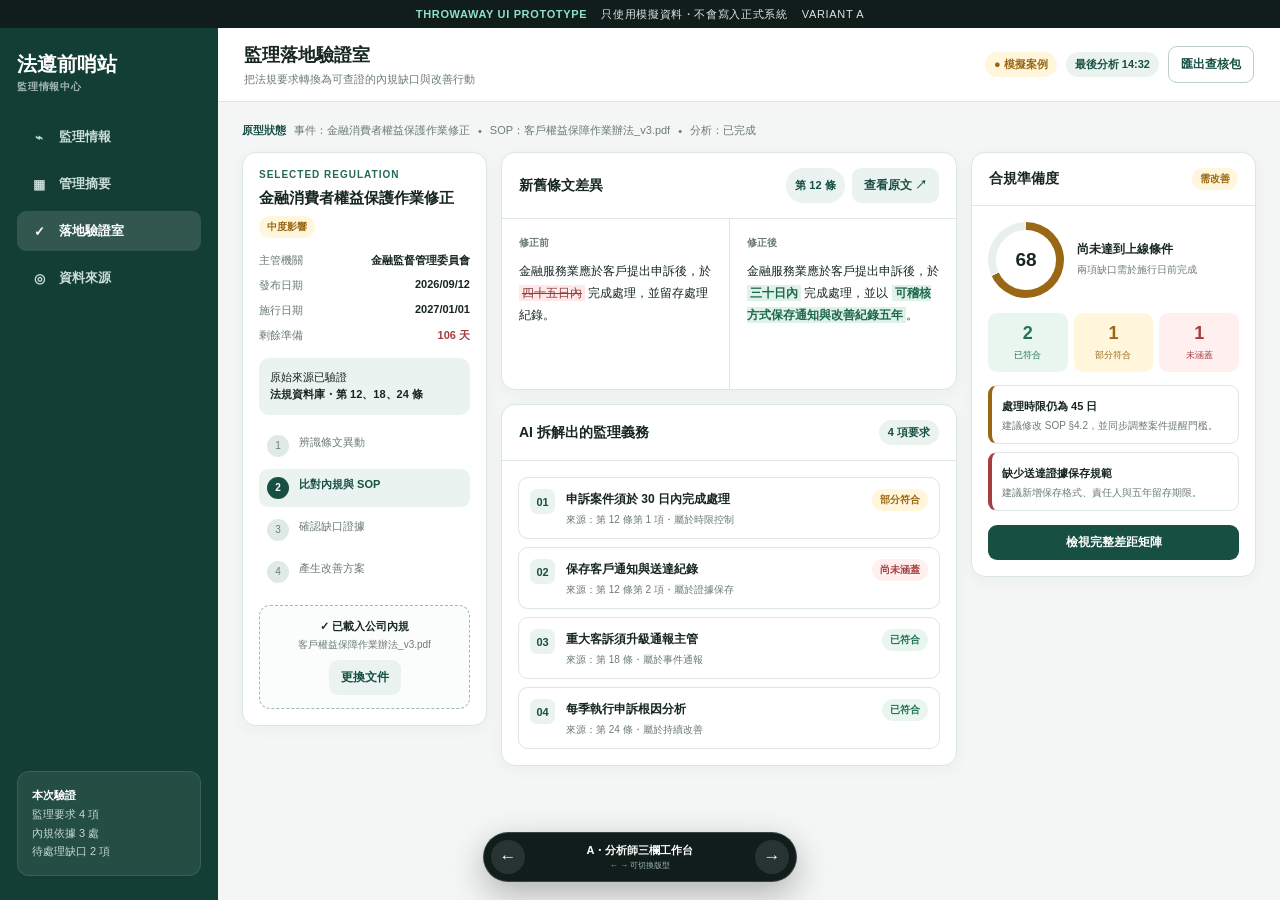
<file: prototypes/regulatory-impact-lab.html>
<!doctype html>
<html lang="zh-Hant">
<head>
<meta charset="utf-8">
<meta name="viewport" content="width=device-width,initial-scale=1">
<title>PROTOTYPE｜監理落地驗證室</title>
<style>
:root{
  --bg:#f3f6f5;
  --panel:#ffffff;
  --ink:#172622;
  --muted:#6c7b76;
  --line:#dce6e2;
  --brand:#174f43;
  --brand-2:#24695a;
  --soft:#eaf3f0;
  --ok:#247454;
  --ok-bg:#e9f6ef;
  --warn:#9a6815;
  --warn-bg:#fff6dc;
  --bad:#a53e3e;
  --bad-bg:#fff0ef;
  --blue:#355d9b;
  --blue-bg:#eef4ff;
  --shadow:0 18px 45px rgba(25,58,50,.10);
}
*{box-sizing:border-box}
body{margin:0;background:var(--bg);color:var(--ink);font-family:"Noto Sans TC","Microsoft JhengHei",Arial,sans-serif}
button{font:inherit;cursor:pointer}
.prototype-note{position:fixed;z-index:20;top:0;left:0;right:0;height:28px;background:#101d1a;color:#d7e7e2;display:flex;align-items:center;justify-content:center;gap:14px;font-size:11px;letter-spacing:.06em}
.prototype-note b{color:#8ee0c5}
.shell{display:grid;grid-template-columns:218px minmax(0,1fr);min-height:100vh;padding-top:28px}
.sidebar{background:#123e35;color:white;padding:24px 17px;display:flex;flex-direction:column;gap:24px}
.brand{font-size:20px;font-weight:900;line-height:1.2}.brand small{display:block;font-size:10px;opacity:.62;margin-top:5px;letter-spacing:.08em}
.nav{display:grid;gap:7px}.nav-item{display:flex;align-items:center;gap:10px;color:#c9ddd7;padding:11px 12px;border-radius:9px;font-size:13px;font-weight:800}.nav-item.active{background:rgba(255,255,255,.13);color:#fff}.nav-icon{width:20px;text-align:center}
.side-card{margin-top:auto;padding:14px;background:rgba(255,255,255,.08);border:1px solid rgba(255,255,255,.1);border-radius:12px;font-size:11px;line-height:1.7;color:#c4d8d2}.side-card b{color:#fff}
.app{min-width:0}.topbar{height:74px;background:#fff;border-bottom:1px solid var(--line);display:flex;align-items:center;justify-content:space-between;padding:0 26px}.title h1{font-size:18px;margin:0}.title p{font-size:11px;color:var(--muted);margin:5px 0 0}.top-actions{display:flex;align-items:center;gap:9px}.badge,.chip{display:inline-flex;align-items:center;gap:5px;border-radius:999px;padding:5px 9px;font-size:11px;font-weight:800}.badge{background:var(--warn-bg);color:var(--warn)}.chip{background:var(--soft);color:var(--brand)}
.main{padding:21px 24px 98px;max-width:1600px;margin:auto}.state-line{display:flex;align-items:center;gap:8px;flex-wrap:wrap;margin-bottom:14px;font-size:11px;color:var(--muted)}.state-line strong{color:var(--brand)}
.variant{display:none}.variant.active{display:block}
.panel{background:var(--panel);border:1px solid var(--line);border-radius:14px;box-shadow:0 4px 16px rgba(25,58,50,.04)}
.panel-head{display:flex;align-items:center;justify-content:space-between;padding:15px 17px;border-bottom:1px solid var(--line)}.panel-head h2,.panel-head h3{font-size:14px;margin:0}.panel-body{padding:16px}
.eyebrow{font-size:10px;letter-spacing:.1em;color:var(--brand-2);font-weight:900;text-transform:uppercase}.muted{color:var(--muted)}
.btn{border:0;border-radius:9px;padding:9px 12px;background:var(--brand);color:white;font-weight:800;font-size:12px}.btn.secondary{background:white;color:var(--brand);border:1px solid #bbd0c9}.btn.ghost{background:var(--soft);color:var(--brand)}
.status{display:inline-flex;border-radius:999px;padding:4px 8px;font-size:10px;font-weight:900;white-space:nowrap}.status.ok{background:var(--ok-bg);color:var(--ok)}.status.partial{background:var(--warn-bg);color:var(--warn)}.status.missing{background:var(--bad-bg);color:var(--bad)}
.confidence{height:7px;border-radius:99px;background:#e7eeeb;overflow:hidden}.confidence span{height:100%;display:block;background:var(--brand-2);border-radius:inherit}

/* A: analyst cockpit */
.cockpit{display:grid;grid-template-columns:245px minmax(420px,1fr) 285px;gap:14px;align-items:start}
.case-name{font-size:15px;font-weight:900;line-height:1.45;margin:7px 0}.meta-list{display:grid;gap:10px;margin-top:15px}.meta-row{display:flex;justify-content:space-between;gap:10px;font-size:11px}.meta-row span:first-child{color:var(--muted)}.source-pill{margin-top:15px;padding:11px;background:var(--soft);border-radius:10px;font-size:11px;line-height:1.6}
.steps{display:grid;gap:4px;margin-top:12px}.step{display:grid;grid-template-columns:24px 1fr;gap:8px;padding:8px;border-radius:9px;font-size:11px;color:var(--muted)}.step.active{background:var(--soft);color:var(--brand);font-weight:900}.step-num{width:22px;height:22px;border-radius:50%;display:grid;place-items:center;background:#dfeae6;font-size:10px}.step.active .step-num{background:var(--brand);color:white}
.upload{border:1.5px dashed #9dbbb2;border-radius:11px;padding:13px;margin-top:14px;text-align:center;background:#fbfdfc}.upload strong{display:block;font-size:11px}.upload span{font-size:10px;color:var(--muted)}
.diff-toolbar{display:flex;gap:7px}.diff-grid{display:grid;grid-template-columns:1fr 1fr}.diff-side{padding:17px;min-height:170px}.diff-side+ .diff-side{border-left:1px solid var(--line)}.diff-label{font-size:10px;font-weight:900;color:var(--muted);margin-bottom:10px}.clause{font-size:12px;line-height:1.85}.deleted{background:#ffe8e7;color:#874040;text-decoration:line-through;padding:1px 3px}.added{background:#def2e7;color:#1e674a;padding:1px 3px;font-weight:800}.obligation-list{display:grid;gap:8px}.obligation{display:grid;grid-template-columns:26px 1fr auto;gap:10px;align-items:start;padding:11px;border:1px solid var(--line);border-radius:10px}.obligation b{font-size:12px}.obligation p{font-size:10px;color:var(--muted);margin:4px 0 0;line-height:1.5}.ob-icon{width:25px;height:25px;border-radius:7px;background:var(--soft);display:grid;place-items:center;font-size:11px;color:var(--brand);font-weight:900}
.score{display:flex;align-items:center;gap:13px}.score-ring{width:76px;height:76px;border-radius:50%;display:grid;place-items:center;background:conic-gradient(var(--warn) 0 68%,#e8efed 68%);position:relative}.score-ring:after{content:"";position:absolute;inset:8px;border-radius:50%;background:#fff}.score-ring strong{z-index:1;font-size:19px}.score-copy b{font-size:12px}.score-copy p{font-size:10px;color:var(--muted);margin:5px 0}.counts{display:grid;grid-template-columns:repeat(3,1fr);gap:6px;margin-top:15px}.count{padding:10px 5px;border-radius:9px;text-align:center}.count strong{display:block;font-size:18px}.count span{font-size:9px}.count.ok{background:var(--ok-bg);color:var(--ok)}.count.partial{background:var(--warn-bg);color:var(--warn)}.count.missing{background:var(--bad-bg);color:var(--bad)}
.gap-list{display:grid;gap:8px;margin-top:13px}.gap-card{padding:10px;border:1px solid var(--line);border-left:4px solid var(--warn);border-radius:9px}.gap-card.bad{border-left-color:var(--bad)}.gap-card b{font-size:11px}.gap-card p{font-size:10px;color:var(--muted);margin:4px 0 0;line-height:1.5}

/* B: guided journey */
.journey{max-width:1080px;margin:auto}.hero{padding:22px 24px;background:linear-gradient(125deg,#123e35,#24695a);color:white;border-radius:16px;display:flex;align-items:center;justify-content:space-between;gap:20px;box-shadow:var(--shadow)}.hero h2{margin:5px 0 6px;font-size:22px}.hero p{margin:0;color:#cbe0da;font-size:12px;line-height:1.7}.hero-stat{text-align:right;min-width:170px}.hero-stat strong{font-size:28px}.hero-stat span{display:block;font-size:10px;color:#cbe0da}
.journey-steps{display:grid;grid-template-columns:repeat(5,1fr);margin:18px 0;position:relative}.journey-steps:before{content:"";position:absolute;left:9%;right:9%;top:17px;height:2px;background:#cddbd6}.j-step{text-align:center;z-index:1}.j-dot{margin:auto;width:35px;height:35px;border-radius:50%;display:grid;place-items:center;background:#fff;border:2px solid #b9ccc6;color:var(--muted);font-size:11px;font-weight:900}.j-step.done .j-dot{background:var(--brand);color:white;border-color:var(--brand)}.j-step.active .j-dot{background:var(--warn-bg);color:var(--warn);border-color:#d9ae5e;box-shadow:0 0 0 5px rgba(217,174,94,.18)}.j-step span{display:block;font-size:10px;margin-top:7px;font-weight:800}
.journey-card{display:grid;grid-template-columns:1.2fr .8fr;overflow:hidden}.journey-main{padding:24px}.journey-side{padding:24px;background:#f8fbfa;border-left:1px solid var(--line)}.journey-card h3{font-size:17px;margin:6px 0}.big-upload{margin:18px 0;border:2px dashed #9dbbb2;border-radius:14px;background:#f8fcfb;padding:22px;text-align:center}.file-icon{width:48px;height:48px;border-radius:12px;background:var(--soft);color:var(--brand);display:grid;place-items:center;margin:0 auto 9px;font-size:20px}.big-upload b{display:block;font-size:13px}.big-upload p{font-size:10px;color:var(--muted)}.file-ready{display:flex;align-items:center;gap:10px;background:#fff;border:1px solid var(--line);border-radius:10px;padding:10px;text-align:left;margin-top:12px}.file-ready strong{font-size:11px}.file-ready span{font-size:9px;color:var(--muted)}
.preview-list{display:grid;gap:10px;margin-top:15px}.preview-item{display:grid;grid-template-columns:28px 1fr;gap:9px}.preview-item i{font-style:normal;width:27px;height:27px;border-radius:50%;display:grid;place-items:center;background:var(--soft);color:var(--brand);font-size:10px;font-weight:900}.preview-item b{font-size:11px}.preview-item p{font-size:10px;color:var(--muted);margin:3px 0;line-height:1.5}
.journey-footer{display:flex;justify-content:space-between;align-items:center;margin-top:16px;font-size:10px;color:var(--muted)}

/* C: evidence matrix */
.matrix-top{display:grid;grid-template-columns:1fr auto;gap:12px;margin-bottom:12px}.summary-strip{display:flex;align-items:center;gap:22px;padding:13px 16px}.summary-strip strong{font-size:17px}.summary-strip span{display:block;font-size:9px;color:var(--muted);margin-top:2px}.filter-bar{display:flex;gap:7px;align-items:center;padding:8px}.filter{border:1px solid var(--line);background:#fff;border-radius:8px;padding:7px 9px;font-size:10px;color:var(--muted)}
.matrix-wrap{overflow:hidden}.matrix{width:100%;border-collapse:collapse;font-size:11px}.matrix th{background:#f4f8f6;color:#52645e;text-align:left;padding:10px;border-bottom:1px solid var(--line);font-size:10px}.matrix td{padding:11px 10px;border-bottom:1px solid #e8eeec;vertical-align:top}.matrix tr.data-row{cursor:pointer}.matrix tr.data-row:hover,.matrix tr.data-row.selected{background:#f1f8f5}.req{font-weight:900;max-width:280px;line-height:1.45}.citation{color:var(--blue);background:var(--blue-bg);border-radius:6px;padding:3px 6px;font-size:9px;font-weight:800}.owner{font-weight:800;color:var(--brand)}
.drawer{margin-top:12px;display:grid;grid-template-columns:1.15fr .85fr;overflow:hidden}.drawer-section{padding:17px}.drawer-section+ .drawer-section{border-left:1px solid var(--line);background:#fafcfb}.drawer h3{font-size:13px;margin:0 0 12px}.evidence-quote{border-left:3px solid var(--brand-2);padding:9px 11px;background:var(--soft);border-radius:0 8px 8px 0;font-size:11px;line-height:1.7}.reasoning{font-size:11px;line-height:1.7;color:#43534e}.action-row{display:flex;gap:8px;margin-top:12px;flex-wrap:wrap}

.switcher{position:fixed;z-index:30;bottom:18px;left:50%;transform:translateX(-50%);display:flex;align-items:center;gap:5px;padding:7px;background:#101d1a;border:1px solid rgba(255,255,255,.18);border-radius:999px;box-shadow:0 12px 34px rgba(0,0,0,.28);color:white}.switcher button{width:34px;height:34px;border:0;border-radius:50%;background:rgba(255,255,255,.1);color:white;font-size:17px}.variant-label{min-width:220px;text-align:center;font-size:11px;font-weight:900}.switcher small{display:block;font-size:8px;color:#9db6af;margin-top:2px;font-weight:500}
body[data-current-variant="B"] .shell{grid-template-columns:1fr}
body[data-current-variant="B"] .sidebar,body[data-current-variant="B"] .topbar{display:none}
@media(max-width:1050px){.cockpit{grid-template-columns:220px 1fr}.cockpit>.right{grid-column:1/-1}.journey-card,.drawer{grid-template-columns:1fr}.journey-side,.drawer-section+ .drawer-section{border-left:0;border-top:1px solid var(--line)}}
@media(max-width:760px){.shell{grid-template-columns:1fr}.sidebar{display:none}.main{padding:14px 12px 98px}.topbar{padding:0 14px}.cockpit{grid-template-columns:1fr}.diff-grid{grid-template-columns:1fr}.diff-side+.diff-side{border-left:0;border-top:1px solid var(--line)}.journey-steps{overflow:auto}.j-step{min-width:90px}.hero{align-items:flex-start}.hero-stat{min-width:auto}.matrix-top{grid-template-columns:1fr}.switcher{width:calc(100% - 24px)}.variant-label{min-width:0;flex:1}}
</style>
</head>
<body>
<div class="prototype-note"><b>THROWAWAY UI PROTOTYPE</b><span>只使用模擬資料・不會寫入正式系統</span><span id="stateNote"></span></div>
<div class="shell">
  <aside class="sidebar">
    <div class="brand">法遵前哨站<small>監理情報中心</small></div>
    <div class="nav">
      <div class="nav-item"><span class="nav-icon">⌁</span>監理情報</div>
      <div class="nav-item"><span class="nav-icon">▦</span>管理摘要</div>
      <div class="nav-item active"><span class="nav-icon">✓</span>落地驗證室</div>
      <div class="nav-item"><span class="nav-icon">◎</span>資料來源</div>
    </div>
    <div class="side-card"><b>本次驗證</b><br>監理要求 4 項<br>內規依據 3 處<br>待處理缺口 2 項</div>
  </aside>
  <section class="app">
    <header class="topbar">
      <div class="title"><h1>監理落地驗證室</h1><p>把法規要求轉換為可查證的內規缺口與改善行動</p></div>
      <div class="top-actions"><span class="badge">● 模擬案例</span><span class="chip">最後分析 14:32</span><button class="btn secondary">匯出查核包</button></div>
    </header>
    <main class="main">
      <div class="state-line"><strong>原型狀態</strong><span>事件：金融消費者權益保護作業修正</span><span>•</span><span id="sopState">SOP：客戶權益保障作業辦法_v3.pdf</span><span>•</span><span>分析：已完成</span></div>

      <section class="variant" data-variant="A">
        <div class="cockpit">
          <div class="left">
            <div class="panel">
              <div class="panel-body">
                <div class="eyebrow">Selected regulation</div>
                <div class="case-name">金融消費者權益保護作業修正</div>
                <span class="status partial">中度影響</span>
                <div class="meta-list">
                  <div class="meta-row"><span>主管機關</span><b>金融監督管理委員會</b></div>
                  <div class="meta-row"><span>發布日期</span><b>2026/09/12</b></div>
                  <div class="meta-row"><span>施行日期</span><b>2027/01/01</b></div>
                  <div class="meta-row"><span>剩餘準備</span><b style="color:var(--bad)">106 天</b></div>
                </div>
                <div class="source-pill">原始來源已驗證<br><b>法規資料庫・第 12、18、24 條</b></div>
                <div class="steps">
                  <div class="step"><span class="step-num">1</span><span>辨識條文異動</span></div>
                  <div class="step active"><span class="step-num">2</span><span>比對內規與 SOP</span></div>
                  <div class="step"><span class="step-num">3</span><span>確認缺口證據</span></div>
                  <div class="step"><span class="step-num">4</span><span>產生改善方案</span></div>
                </div>
                <div class="upload"><strong>✓ 已載入公司內規</strong><span class="sop-name">客戶權益保障作業辦法_v3.pdf</span><br><button class="btn ghost" data-upload style="margin-top:8px">更換文件</button></div>
              </div>
            </div>
          </div>
          <div class="center">
            <div class="panel">
              <div class="panel-head"><h2>新舊條文差異</h2><div class="diff-toolbar"><span class="chip">第 12 條</span><button class="btn ghost">查看原文 ↗</button></div></div>
              <div class="diff-grid">
                <div class="diff-side"><div class="diff-label">修正前</div><div class="clause">金融服務業應於客戶提出申訴後，於 <span class="deleted">四十五日內</span> 完成處理，並留存處理紀錄。</div></div>
                <div class="diff-side"><div class="diff-label">修正後</div><div class="clause">金融服務業應於客戶提出申訴後，於 <span class="added">三十日內</span> 完成處理，並以 <span class="added">可稽核方式保存通知與改善紀錄五年</span>。</div></div>
              </div>
            </div>
            <div class="panel" style="margin-top:14px">
              <div class="panel-head"><h3>AI 拆解出的監理義務</h3><span class="chip">4 項要求</span></div>
              <div class="panel-body obligation-list">
                <div class="obligation"><span class="ob-icon">01</span><div><b>申訴案件須於 30 日內完成處理</b><p>來源：第 12 條第 1 項・屬於時限控制</p></div><span class="status partial">部分符合</span></div>
                <div class="obligation"><span class="ob-icon">02</span><div><b>保存客戶通知與送達紀錄</b><p>來源：第 12 條第 2 項・屬於證據保存</p></div><span class="status missing">尚未涵蓋</span></div>
                <div class="obligation"><span class="ob-icon">03</span><div><b>重大客訴須升級通報主管</b><p>來源：第 18 條・屬於事件通報</p></div><span class="status ok">已符合</span></div>
                <div class="obligation"><span class="ob-icon">04</span><div><b>每季執行申訴根因分析</b><p>來源：第 24 條・屬於持續改善</p></div><span class="status ok">已符合</span></div>
              </div>
            </div>
          </div>
          <div class="right">
            <div class="panel">
              <div class="panel-head"><h3>合規準備度</h3><span class="status partial">需改善</span></div>
              <div class="panel-body">
                <div class="score"><div class="score-ring"><strong>68</strong></div><div class="score-copy"><b>尚未達到上線條件</b><p>兩項缺口需於施行日前完成</p></div></div>
                <div class="counts"><div class="count ok"><strong>2</strong><span>已符合</span></div><div class="count partial"><strong>1</strong><span>部分符合</span></div><div class="count missing"><strong>1</strong><span>未涵蓋</span></div></div>
                <div class="gap-list"><div class="gap-card"><b>處理時限仍為 45 日</b><p>建議修改 SOP §4.2，並同步調整案件提醒門檻。</p></div><div class="gap-card bad"><b>缺少送達證據保存規範</b><p>建議新增保存格式、責任人與五年留存期限。</p></div></div>
                <button class="btn" style="width:100%;margin-top:14px">檢視完整差距矩陣</button>
              </div>
            </div>
          </div>
        </div>
      </section>

      <section class="variant" data-variant="B">
        <div class="journey">
          <div class="hero"><div><div class="eyebrow" style="color:#9dd9c7">Guided validation</div><h2>把一則監理變動，轉成可執行的改善方案</h2><p>系統會逐步確認法規義務、內部文件、差距證據與責任單位。</p></div><div class="hero-stat"><strong>3 / 5</strong><span>目前進度・約剩 2 分鐘</span></div></div>
          <div class="journey-steps"><div class="j-step done"><div class="j-dot">✓</div><span>選擇法規</span></div><div class="j-step done"><div class="j-dot">✓</div><span>確認義務</span></div><div class="j-step active"><div class="j-dot">3</div><span>比對內規</span></div><div class="j-step"><div class="j-dot">4</div><span>覆核缺口</span></div><div class="j-step"><div class="j-dot">5</div><span>產生方案</span></div></div>
          <div class="panel journey-card">
            <div class="journey-main">
              <div class="eyebrow">Step 3</div><h3>請確認要比對的公司內規或 SOP</h3><p class="muted" style="font-size:11px;line-height:1.7">AI 將逐項尋找對應控制、時限與證據保存規定。競賽原型使用模擬文件，不會上傳至外部服務。</p>
              <div class="big-upload"><div class="file-icon">▤</div><b>拖曳 PDF、DOCX 或 TXT 至此</b><p>建議使用完整版本，以提高條文對應準確度</p><button class="btn" data-upload>選擇模擬文件</button><div class="file-ready"><div class="file-icon" style="width:34px;height:34px;margin:0;font-size:14px">PDF</div><div style="flex:1"><strong class="sop-name">客戶權益保障作業辦法_v3.pdf</strong><br><span>26 頁・已完成文字辨識・可信度 96%</span></div><span class="status ok">可分析</span></div></div>
              <div style="display:flex;justify-content:flex-end;gap:8px"><button class="btn secondary">上一步</button><button class="btn">開始比對 4 項義務 →</button></div>
            </div>
            <aside class="journey-side">
              <div class="eyebrow">接下來會發生什麼？</div><div class="preview-list">
                <div class="preview-item"><i>1</i><div><b>尋找語意相近的內規段落</b><p>不只比對關鍵字，也判斷控制目的是否一致。</p></div></div>
                <div class="preview-item"><i>2</i><div><b>檢查時限、責任人與保存證據</b><p>避免文字看似相關，但實際控制條件不足。</p></div></div>
                <div class="preview-item"><i>3</i><div><b>保留每一項判斷的依據</b><p>法規原文、SOP 段落與 AI 信心程度均可覆核。</p></div></div>
                <div class="preview-item"><i>4</i><div><b>產生管理層可讀的改善方案</b><p>包含責任部門、優先度及建議完成時間。</p></div></div>
              </div>
            </aside>
          </div>
          <div class="journey-footer"><span>資料只存在這次模擬工作階段</span><span>法規來源：金管會法規資料庫・已驗證</span></div>
        </div>
      </section>

      <section class="variant" data-variant="C">
        <div class="matrix-top">
          <div class="panel summary-strip"><div><strong>4</strong><span>監理義務</span></div><div><strong style="color:var(--ok)">2</strong><span>已符合</span></div><div><strong style="color:var(--warn)">1</strong><span>部分符合</span></div><div><strong style="color:var(--bad)">1</strong><span>尚未涵蓋</span></div><div style="margin-left:auto"><span>整體證據覆蓋率</span><div class="confidence" style="width:150px;margin-top:7px"><span style="width:68%"></span></div></div></div>
          <div class="panel filter-bar"><button class="filter">全部狀態⌄</button><button class="filter">責任部門⌄</button><button class="btn">＋加入覆核</button></div>
        </div>
        <div class="panel matrix-wrap">
          <div class="panel-head"><h2>監理要求 × 內規控制差距矩陣</h2><div><span class="chip">法規版本 2026.09</span> <span class="chip">SOP v3</span></div></div>
          <table class="matrix">
            <thead><tr><th style="width:28%">監理要求</th><th>法規證據</th><th style="width:25%">內規對應</th><th>責任單位</th><th>判定</th><th>信心</th></tr></thead>
            <tbody>
              <tr class="data-row selected" data-gap="deadline"><td><div class="req">申訴案件須於 30 日內完成處理</div></td><td><span class="citation">第 12 條 §1</span></td><td>SOP §4.2：案件應於 45 日內完成</td><td><span class="owner">客戶服務部</span></td><td><span class="status partial">部分符合</span></td><td><b>97%</b><div class="confidence"><span style="width:97%"></span></div></td></tr>
              <tr class="data-row" data-gap="evidence"><td><div class="req">保存客戶通知及送達紀錄五年</div></td><td><span class="citation">第 12 條 §2</span></td><td class="muted">未找到具體保存規範</td><td><span class="owner">營運管理部</span></td><td><span class="status missing">尚未涵蓋</span></td><td><b>91%</b><div class="confidence"><span style="width:91%"></span></div></td></tr>
              <tr class="data-row" data-gap="escalation"><td><div class="req">重大客訴須升級通報主管</div></td><td><span class="citation">第 18 條</span></td><td>SOP §6.1：重大事件即時呈報部門主管</td><td><span class="owner">法令遵循部</span></td><td><span class="status ok">已符合</span></td><td><b>94%</b><div class="confidence"><span style="width:94%"></span></div></td></tr>
              <tr class="data-row" data-gap="review"><td><div class="req">每季執行申訴根因分析</div></td><td><span class="citation">第 24 條</span></td><td>SOP §8.3：每季彙整申訴原因及改善追蹤</td><td><span class="owner">風險管理部</span></td><td><span class="status ok">已符合</span></td><td><b>89%</b><div class="confidence"><span style="width:89%"></span></div></td></tr>
            </tbody>
          </table>
        </div>
        <div class="panel drawer">
          <div class="drawer-section"><div class="eyebrow">Selected gap</div><h3 id="drawerTitle">處理時限不一致</h3><div class="evidence-quote" id="drawerQuote">「金融服務業應於客戶提出申訴後三十日內完成處理。」— 修正條文第 12 條第 1 項</div><p class="reasoning" id="drawerReason">目前 SOP §4.2 規定為 45 日。雖然已建立申訴處理程序，但完成時限比新法規多 15 日，因此判定為「部分符合」。</p></div>
          <div class="drawer-section"><h3>建議改善與查核證據</h3><div id="drawerAction" class="reasoning">① 將 SOP 時限改為 30 日<br>② 系統於第 20 日發出預警<br>③ 留存結案時間戳與通知紀錄<br>④ 由客戶服務部負責、法遵覆核</div><div class="action-row"><button class="btn">建立改善清單</button><button class="btn secondary">標記人工覆核</button><button class="btn ghost">查看完整推理</button></div></div>
        </div>
      </section>
    </main>
  </section>
</div>
<div class="switcher"><button id="prev" aria-label="上一個版本">←</button><div class="variant-label" id="variantLabel"></div><button id="next" aria-label="下一個版本">→</button></div>
<script>
// Three radically different UI variants of the Regulatory Impact Lab,
// switchable through ?variant=A|B|C. Prototype only; no persistence.
const variants = [
  {key:'A', name:'分析師三欄工作台'},
  {key:'B', name:'逐步導引流程'},
  {key:'C', name:'證據差距矩陣'}
];
const gapDetails = {
  deadline:{title:'處理時限不一致',quote:'「金融服務業應於客戶提出申訴後三十日內完成處理。」— 修正條文第 12 條第 1 項',reason:'目前 SOP §4.2 規定為 45 日。雖然已建立申訴處理程序，但完成時限比新法規多 15 日，因此判定為「部分符合」。',action:'① 將 SOP 時限改為 30 日<br>② 系統於第 20 日發出預警<br>③ 留存結案時間戳與通知紀錄<br>④ 由客戶服務部負責、法遵覆核'},
  evidence:{title:'缺少送達證據保存規範',quote:'「應以可稽核方式保存通知與改善紀錄五年。」— 修正條文第 12 條第 2 項',reason:'現有文件只提到完成通知，沒有規定送達證據格式、保存位置、責任人或保存年限，因此判定為「尚未涵蓋」。',action:'① 新增送達證據清單<br>② 指定營運管理部為保管單位<br>③ 設定五年保存期限<br>④ 每季抽樣查核紀錄完整性'},
  escalation:{title:'重大客訴升級機制已涵蓋',quote:'「重大消費爭議應建立適當之升級通報機制。」— 修正條文第 18 條',reason:'SOP §6.1 已要求重大事件即時呈報部門主管，控制目的與通報條件均一致，因此判定為「已符合」。',action:'維持現行控制；建議補充電子通報紀錄作為抽查證據。'},
  review:{title:'季度根因分析已涵蓋',quote:'「金融服務業應定期分析申訴原因並追蹤改善情形。」— 修正條文第 24 條',reason:'SOP §8.3 已明定每季彙整申訴原因並追蹤改善，頻率與控制目的皆符合要求。',action:'維持現行控制；管理摘要可直接引用季度分析結果。'}
};
let current = new URLSearchParams(location.search).get('variant') || 'A';
if (!variants.some(item => item.key === current)) current = 'A';
function renderVariant(){
  document.body.dataset.currentVariant = current;
  document.querySelectorAll('.variant').forEach(node => node.classList.toggle('active', node.dataset.variant === current));
  const meta = variants.find(item => item.key === current);
  document.getElementById('variantLabel').innerHTML = `${meta.key}・${meta.name}<small>← → 可切換版型</small>`;
  document.getElementById('stateNote').textContent = `VARIANT ${meta.key}`;
  const url = new URL(location.href); url.searchParams.set('variant', current); history.replaceState({},'',url);
}
function cycle(delta){const index=variants.findIndex(item=>item.key===current);current=variants[(index+delta+variants.length)%variants.length].key;renderVariant()}
document.getElementById('prev').onclick=()=>cycle(-1);document.getElementById('next').onclick=()=>cycle(1);
document.addEventListener('keydown',event=>{if(['INPUT','TEXTAREA'].includes(document.activeElement.tagName)||document.activeElement.isContentEditable)return;if(event.key==='ArrowLeft')cycle(-1);if(event.key==='ArrowRight')cycle(1)});
document.querySelectorAll('[data-upload]').forEach(button=>button.onclick=()=>{document.querySelectorAll('.sop-name').forEach(node=>node.textContent='客戶權益保障作業辦法_v4_模擬版.pdf');document.getElementById('sopState').textContent='SOP：客戶權益保障作業辦法_v4_模擬版.pdf';button.textContent='✓ 已載入模擬文件'});
document.querySelectorAll('.data-row').forEach(row=>row.onclick=()=>{document.querySelectorAll('.data-row').forEach(item=>item.classList.remove('selected'));row.classList.add('selected');const data=gapDetails[row.dataset.gap];document.getElementById('drawerTitle').textContent=data.title;document.getElementById('drawerQuote').textContent=data.quote;document.getElementById('drawerReason').textContent=data.reason;document.getElementById('drawerAction').innerHTML=data.action});
renderVariant();
</script>
</body>
</html>
</file>
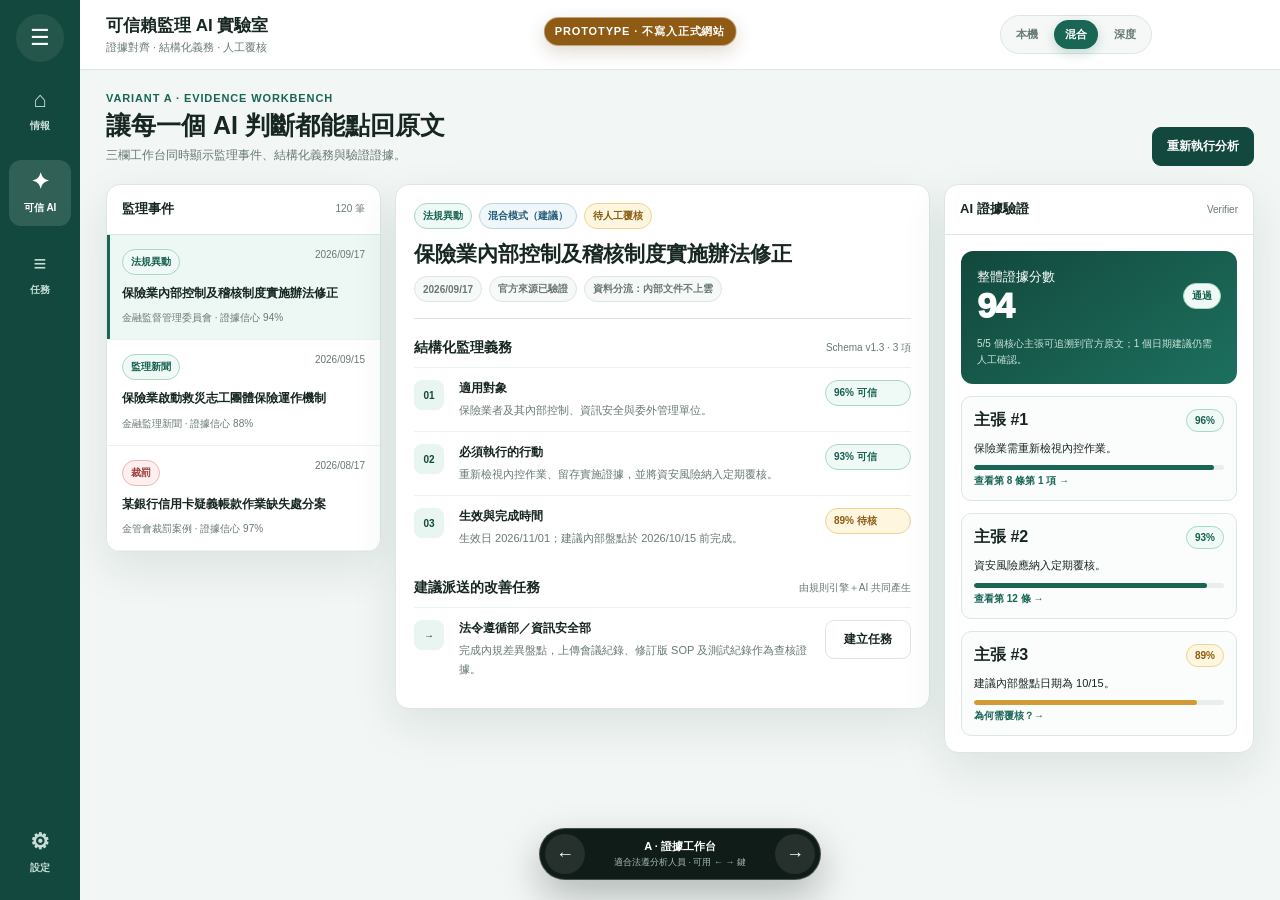
<file: prototypes/trusted-ai-lab.html>
<!doctype html>
<html lang="zh-Hant">
<head>
<meta charset="utf-8">
<meta name="viewport" content="width=device-width, initial-scale=1">
<title>法遵前哨站 可信賴監理 AI 實驗室｜Prototype</title>

<!--
    PROTOTYPE ONLY — 不連接真實模型，不儲存資料，不屬於正式網站。
    Three variants of a trustworthy regulatory-AI workspace, switchable via ?variant=A|B|C.
-->

<style>
:root{
    --ink:#172620;
    --muted:#687973;
    --line:#dce6e2;
    --paper:#ffffff;
    --canvas:#f2f6f4;
    --green:#12483d;
    --green-2:#196655;
    --mint:#e8f5f0;
    --aqua:#d9eee6;
    --amber:#a96f14;
    --amber-bg:#fff6df;
    --red:#9c3d3d;
    --red-bg:#fff0ef;
    --blue:#245b79;
    --shadow:0 16px 44px rgba(18,72,61,.10);
}

*{box-sizing:border-box}

html{scroll-behavior:smooth}

body{
    margin:0;
    min-height:100vh;
    color:var(--ink);
    background:var(--canvas);
    font-family:"Noto Sans TC","Microsoft JhengHei",Arial,sans-serif;
}

button{font:inherit;cursor:pointer}

.prototype-ribbon{
    position:fixed;
    top:17px;
    right:auto;
    bottom:auto;
    left:50%;
    transform:translateX(-50%);
    z-index:90;
    padding:6px 10px;
    border:1px solid rgba(255,255,255,.45);
    border-radius:999px;
    color:#fff;
    background:#8f5a13;
    font-size:11px;
    font-weight:900;
    letter-spacing:.08em;
    box-shadow:0 6px 18px rgba(80,50,10,.18);
}

.app-shell{
    min-height:100vh;
    display:grid;
    grid-template-columns:80px minmax(0,1fr);
}

.rail{
    position:fixed;
    inset:0 auto 0 0;
    width:80px;
    padding:14px 9px;
    color:#fff;
    background:var(--green);
    display:flex;
    flex-direction:column;
    align-items:center;
    gap:16px;
    z-index:20;
}

.hamburger{
    width:48px;
    height:48px;
    border:0;
    border-radius:50%;
    color:#fff;
    background:rgba(255,255,255,.08);
    font-size:22px;
}

.rail-item{
    width:62px;
    min-height:66px;
    border:0;
    border-radius:12px;
    background:transparent;
    color:#c9ddd7;
    display:grid;
    place-items:center;
    gap:3px;
    padding:8px 4px;
    font-size:10px;
    font-weight:800;
}

.rail-item.active{
    color:#fff;
    background:rgba(255,255,255,.13);
}

.rail-icon{font-size:22px;line-height:1}

.rail-spacer{flex:1}

.main{grid-column:2;min-width:0;padding-bottom:88px}

.topbar{
    min-height:70px;
    display:flex;
    align-items:center;
    justify-content:space-between;
    gap:18px;
    padding:12px 128px 12px 26px;
    border-bottom:1px solid var(--line);
    background:rgba(255,255,255,.95);
    position:sticky;
    top:0;
    z-index:10;
    backdrop-filter:blur(12px);
}

.topbar-title strong{display:block;font-size:17px}
.topbar-title small{display:block;margin-top:3px;color:var(--muted);font-size:11px}

.mode-switch{
    display:flex;
    gap:5px;
    padding:4px;
    border:1px solid var(--line);
    border-radius:999px;
    background:#f5f8f7;
}

.mode-switch button{
    border:0;
    border-radius:999px;
    padding:7px 11px;
    color:var(--muted);
    background:transparent;
    font-size:11px;
    font-weight:800;
}

.mode-switch button.active{
    color:#fff;
    background:var(--green-2);
    box-shadow:0 4px 12px rgba(25,102,85,.22);
}

.content{padding:22px 26px 30px}

.eyebrow{
    color:var(--green-2);
    font-size:11px;
    font-weight:900;
    letter-spacing:.08em;
    text-transform:uppercase;
}

.hero{
    display:flex;
    align-items:flex-end;
    justify-content:space-between;
    gap:18px;
    margin-bottom:18px;
}

.hero h1{margin:6px 0 4px;font-size:25px;line-height:1.25}
.hero p{margin:0;color:var(--muted);font-size:12px;line-height:1.7}

.primary-button,
.ghost-button{
    border-radius:9px;
    padding:10px 14px;
    font-weight:900;
    font-size:12px;
}

.primary-button{border:1px solid var(--green);color:#fff;background:var(--green)}
.ghost-button{border:1px solid var(--line);color:var(--ink);background:#fff}

.tag{
    display:inline-flex;
    align-items:center;
    gap:5px;
    border:1px solid var(--line);
    border-radius:999px;
    padding:5px 8px;
    color:var(--muted);
    background:#f7f9f8;
    font-size:10px;
    font-weight:800;
}

.tag.green{border-color:#abd7c7;color:#17604f;background:#effaf6}
.tag.amber{border-color:#efd294;color:#8a5b10;background:var(--amber-bg)}
.tag.red{border-color:#edb7b4;color:var(--red);background:var(--red-bg)}
.tag.blue{border-color:#b9d4e4;color:var(--blue);background:#f0f7fb}

.panel{
    border:1px solid var(--line);
    border-radius:14px;
    background:var(--paper);
    box-shadow:var(--shadow);
    overflow:hidden;
}

.panel-title{
    min-height:50px;
    padding:12px 15px;
    display:flex;
    align-items:center;
    justify-content:space-between;
    gap:12px;
    border-bottom:1px solid var(--line);
}

.panel-title strong{font-size:13px}
.panel-title small{color:var(--muted);font-size:10px}

/* Variant A: analyst desk */
.variant-a{
    display:grid;
    grid-template-columns:275px minmax(420px,1fr) 310px;
    gap:14px;
    align-items:start;
}

.case-list{max-height:665px;overflow:auto}

.case-button{
    width:100%;
    border:0;
    border-bottom:1px solid #edf1ef;
    padding:14px 15px;
    text-align:left;
    color:var(--ink);
    background:#fff;
}

.case-button.active{
    background:#edf7f3;
    box-shadow:inset 3px 0 var(--green-2);
}

.case-button time{float:right;color:var(--muted);font-size:10px}
.case-button b{display:block;margin:9px 0 5px;font-size:12px;line-height:1.55}
.case-button small{color:var(--muted);font-size:10px}

.analysis-body{padding:18px}

.source-header{padding-bottom:16px;border-bottom:1px solid var(--line)}
.source-header h2{margin:10px 0 8px;font-size:21px;line-height:1.4}
.source-meta{display:flex;flex-wrap:wrap;gap:7px}

.section-heading{
    display:flex;
    align-items:center;
    justify-content:space-between;
    gap:10px;
    margin:20px 0 10px;
}

.section-heading h3{margin:0;font-size:14px}
.section-heading small{color:var(--muted);font-size:10px}

.obligation{
    display:grid;
    grid-template-columns:34px minmax(0,1fr) 86px;
    gap:11px;
    align-items:start;
    padding:12px 0;
    border-top:1px solid #edf1ef;
}

.obligation:first-of-type{border-top:0}
.number{width:30px;height:30px;border-radius:8px;display:grid;place-items:center;color:var(--green);background:var(--mint);font-size:10px;font-weight:900}
.obligation b{display:block;margin-bottom:4px;font-size:12px}
.obligation p{margin:0;color:var(--muted);font-size:11px;line-height:1.65}

.evidence-body{padding:16px}

.score-box{
    padding:16px;
    border-radius:12px;
    background:linear-gradient(145deg,#12483d,#1d705e);
    color:#fff;
}

.score-row{display:flex;align-items:center;justify-content:space-between;gap:12px}
.score-big{font-size:35px;font-weight:950;letter-spacing:-.04em}
.score-box p{margin:10px 0 0;color:#cce4dc;font-size:10px;line-height:1.6}

.claim{
    margin-top:12px;
    padding:12px;
    border:1px solid var(--line);
    border-radius:10px;
    background:#fbfcfc;
}

.claim-top{display:flex;align-items:center;justify-content:space-between;gap:8px}
.claim p{margin:8px 0;color:var(--ink);font-size:11px;line-height:1.6}
.claim button{border:0;padding:0;color:var(--green-2);background:transparent;font-size:10px;font-weight:900}

.meter{height:5px;border-radius:999px;background:#e8eeeb;overflow:hidden}
.meter span{display:block;height:100%;border-radius:inherit;background:var(--green-2)}

/* Variant B: agent pipeline */
.variant-b{display:grid;gap:16px}

.pipeline{
    position:relative;
    display:grid;
    grid-template-columns:repeat(5,minmax(130px,1fr));
    gap:18px;
    padding:24px;
    border:1px solid var(--line);
    border-radius:16px;
    background:#fff;
    box-shadow:var(--shadow);
}

.pipeline::before{
    content:"";
    position:absolute;
    left:9%;
    right:9%;
    top:61px;
    height:2px;
    background:#c9ddd6;
}

.stage{
    position:relative;
    z-index:1;
    border:0;
    padding:0;
    text-align:center;
    background:transparent;
}

.stage-circle{
    width:74px;
    height:74px;
    margin:0 auto 10px;
    border:5px solid #fff;
    border-radius:50%;
    display:grid;
    place-items:center;
    color:var(--green);
    background:#e6f2ed;
    box-shadow:0 0 0 1px var(--line),0 6px 18px rgba(18,72,61,.10);
    font-size:22px;
}

.stage.active .stage-circle{color:#fff;background:var(--green-2);box-shadow:0 0 0 3px #b8dfd2,0 8px 25px rgba(18,72,61,.22)}
.stage.done .stage-circle::after{content:"✓";position:absolute;margin:50px 0 0 48px;width:19px;height:19px;border-radius:50%;display:grid;place-items:center;color:#fff;background:var(--green);font-size:10px}
.stage b{display:block;font-size:12px}
.stage small{display:block;margin-top:4px;color:var(--muted);font-size:9px;line-height:1.45}

.pipeline-detail{
    display:grid;
    grid-template-columns:minmax(0,1.25fr) minmax(330px,.75fr);
    gap:16px;
}

.trace-console{
    min-height:390px;
    padding:20px;
    color:#d8ebe4;
    background:#112f28;
    border-radius:14px;
    box-shadow:var(--shadow);
}

.console-head{display:flex;align-items:center;justify-content:space-between;margin-bottom:18px}
.console-head b{color:#fff;font-size:13px}
.console-line{
    display:grid;
    grid-template-columns:68px 17px minmax(0,1fr);
    gap:9px;
    padding:8px 0;
    font:11px/1.55 Consolas,monospace;
    border-bottom:1px solid rgba(255,255,255,.07);
}
.console-time{color:#76ab9e}
.console-dot{color:#55cfaa}
.console-line.warn .console-dot{color:#ffd06f}

.stage-inspector{padding:18px}
.stage-inspector h2{margin:8px 0 6px;font-size:20px}
.stage-inspector>p{margin:0;color:var(--muted);font-size:11px;line-height:1.7}
.route-row{display:flex;align-items:center;justify-content:space-between;gap:12px;padding:12px 0;border-top:1px solid var(--line)}
.route-row:first-of-type{margin-top:16px}
.route-row b{font-size:11px}
.route-row small{display:block;margin-top:3px;color:var(--muted);font-size:9px}

.privacy-route{
    display:grid;
    grid-template-columns:1fr 35px 1fr;
    align-items:center;
    gap:8px;
    margin-top:16px;
    padding:14px;
    border-radius:11px;
    background:#f1f7f4;
    text-align:center;
    font-size:10px;
    font-weight:800;
}
.privacy-route span{font-size:18px;color:var(--green-2)}

/* Variant C: case file */
.variant-c{
    display:grid;
    grid-template-columns:minmax(0,1fr) 315px;
    gap:20px;
    align-items:start;
}

.case-file{
    min-height:760px;
    border:1px solid #d9dedb;
    border-radius:4px;
    background:#fff;
    box-shadow:0 24px 60px rgba(37,48,43,.12);
    overflow:hidden;
}

.file-cover{
    display:grid;
    grid-template-columns:8px minmax(0,1fr);
    background:#fdfdfc;
}
.file-stripe{background:var(--green)}
.file-head{padding:26px 32px 22px;border-bottom:1px solid var(--line)}
.file-number{color:var(--muted);font:10px Consolas,monospace;letter-spacing:.08em}
.file-head h1{max-width:760px;margin:12px 0 10px;font-size:26px;line-height:1.45}
.file-head p{margin:0;color:var(--muted);font-size:11px;line-height:1.7}

.file-body{padding:25px 32px 40px}
.file-section{display:grid;grid-template-columns:150px minmax(0,1fr);gap:22px;padding:21px 0;border-bottom:1px solid var(--line)}
.file-label{font-size:11px;font-weight:900;letter-spacing:.04em}
.file-label span{display:block;margin-top:5px;color:var(--muted);font-size:9px;font-weight:500;letter-spacing:0}
.file-content p{margin:0 0 10px;font-size:12px;line-height:1.85}

.quote{
    position:relative;
    padding:14px 16px 14px 18px;
    border-left:3px solid var(--green-2);
    background:#f3f8f6;
    color:#29463d;
    font-size:11px;
    line-height:1.8;
}
.quote mark{padding:1px 3px;background:#dff1e9;color:inherit}
.citation{display:inline-block;margin-top:8px;color:var(--green-2);font-size:10px;font-weight:900}

.action-rail{position:sticky;top:92px;display:grid;gap:13px}
.trust-card{padding:19px;border-radius:14px;color:#fff;background:var(--green);box-shadow:var(--shadow)}
.trust-card h2{margin:4px 0 0;font-size:34px}
.trust-card p{margin:8px 0 0;color:#c7e0d8;font-size:10px;line-height:1.6}
.checklist{padding:15px}
.check-item{display:grid;grid-template-columns:22px minmax(0,1fr);gap:9px;padding:10px 0;border-bottom:1px solid var(--line)}
.check-item:last-child{border-bottom:0}
.check-icon{width:20px;height:20px;border-radius:50%;display:grid;place-items:center;color:#fff;background:var(--green-2);font-size:10px}
.check-icon.warn{color:#8a5b10;background:#ffe5ad}
.check-item b{display:block;font-size:11px}
.check-item small{display:block;margin-top:3px;color:var(--muted);font-size:9px;line-height:1.5}
.approval{padding:16px;border:1px solid var(--line);border-radius:14px;background:#fff;box-shadow:var(--shadow)}
.approval h3{margin:0 0 6px;font-size:13px}
.approval p{margin:0 0 13px;color:var(--muted);font-size:10px;line-height:1.6}
.approval button{width:100%}
.approval.approved{border-color:#8ac9b4;background:#f0faf6}

.prototype-switcher{
    position:fixed;
    left:calc(50% + 40px);
    bottom:20px;
    z-index:100;
    transform:translateX(-50%);
    display:grid;
    grid-template-columns:40px minmax(190px,auto) 40px;
    align-items:center;
    border:1px solid rgba(255,255,255,.22);
    border-radius:999px;
    padding:5px;
    color:#fff;
    background:#101c18;
    box-shadow:0 16px 38px rgba(12,25,20,.28);
}

.prototype-switcher button{width:40px;height:40px;border:0;border-radius:50%;color:#fff;background:rgba(255,255,255,.09);font-size:18px}
.prototype-switcher button:hover{background:rgba(255,255,255,.18)}
.variant-name{text-align:center;padding:0 12px;font-size:11px;font-weight:900}
.variant-name small{display:block;margin-top:2px;color:#a9bbb4;font-size:9px;font-weight:500}

.toast{
    position:fixed;
    right:20px;
    bottom:20px;
    z-index:110;
    max-width:320px;
    border-radius:10px;
    padding:11px 14px;
    color:#fff;
    background:#1c332b;
    box-shadow:var(--shadow);
    font-size:11px;
    opacity:0;
    pointer-events:none;
    transform:translateY(8px);
    transition:.2s ease;
}
.toast.show{opacity:1;transform:none}

@media(max-width:1180px){
    .variant-a{grid-template-columns:250px minmax(0,1fr)}
    .variant-a>.evidence-panel{grid-column:1/-1}
    .evidence-body{display:grid;grid-template-columns:240px repeat(3,1fr);gap:12px;align-items:start}
    .claim{margin-top:0}
}

@media(max-width:850px){
    .app-shell{grid-template-columns:68px minmax(0,1fr)}
    .rail{width:68px;padding-inline:4px}
    .rail-item{width:58px}
    .topbar{padding-left:16px;padding-right:105px}
    .content{padding:16px}
    .mode-switch button{padding-inline:8px}
    .variant-a,.variant-c,.pipeline-detail{grid-template-columns:1fr}
    .pipeline{grid-template-columns:1fr;padding:16px}
    .pipeline::before{display:none}
    .stage{display:grid;grid-template-columns:50px minmax(0,1fr);text-align:left;align-items:center}
    .stage-circle{width:44px;height:44px;margin:0;font-size:16px}
    .stage small{margin:2px 0 0}
    .evidence-body{display:block}.claim{margin-top:12px}
    .action-rail{position:static}
    .file-section{grid-template-columns:1fr;gap:8px}
    .prototype-switcher{left:calc(50% + 34px)}
}

@media(max-width:600px){
    .prototype-ribbon{top:auto;right:10px;bottom:76px;left:auto;transform:none}
    .topbar{align-items:flex-start;flex-direction:column;padding-right:90px}
    .hero{align-items:flex-start;flex-direction:column}
    .variant-a{grid-template-columns:1fr}
    .case-list{max-height:285px}
    .file-head,.file-body{padding-inline:19px}
}
</style>
</head>

<body>
<div class="prototype-ribbon">PROTOTYPE · 不寫入正式網站</div>
<div id="app"></div>
<div class="toast" id="toast"></div>

<script>
const variants = [
    { key:'A', name:'證據工作台', note:'適合法遵分析人員' },
    { key:'B', name:'Agent 流程鏈', note:'強調技術架構與可觀測性' },
    { key:'C', name:'可信賴案件檔', note:'適合主管覆核與現場簡報' },
];

const cases = [
    {
        type:'法規異動',
        date:'2026/09/17',
        title:'保險業內部控制及稽核制度實施辦法修正',
        source:'金融監督管理委員會',
        confidence:94,
    },
    {
        type:'監理新聞',
        date:'2026/09/15',
        title:'保險業啟動救災志工團體保險運作機制',
        source:'金融監理新聞',
        confidence:88,
    },
    {
        type:'裁罰',
        date:'2026/08/17',
        title:'某銀行信用卡疑義帳款作業缺失處分案',
        source:'金管會裁罰案例',
        confidence:97,
    },
];

const stages = [
    { icon:'↓', title:'取得來源', subtitle:'官方法規／公告', status:'done' },
    { icon:'≡', title:'義務抽取', subtitle:'Schema 結構化', status:'done' },
    { icon:'⌕', title:'證據檢索', subtitle:'Hybrid RAG', status:'done' },
    { icon:'✓', title:'AI 驗證', subtitle:'逐項核對引用', status:'active' },
    { icon:'→', title:'行動派送', subtitle:'部門與完成日', status:'' },
];

let selectedVariant = new URLSearchParams(location.search).get('variant') || 'A';
if(!variants.some(item => item.key === selectedVariant)) selectedVariant = 'A';
let selectedMode = 'hybrid';
let selectedCase = 0;
let selectedStage = 3;
let approved = false;

function modeLabel(){
    return selectedMode === 'local'
        ? '本機隱私模式'
        : selectedMode === 'deep'
            ? '雲端深度驗證'
            : '混合模式（建議）';
}

function topbar(title, subtitle){
    return `
        <header class="topbar">
            <div class="topbar-title">
                <strong>${title}</strong>
                <small>${subtitle}</small>
            </div>
            <div class="mode-switch" aria-label="AI 模式">
                <button data-mode="local" class="${selectedMode === 'local' ? 'active' : ''}">本機</button>
                <button data-mode="hybrid" class="${selectedMode === 'hybrid' ? 'active' : ''}">混合</button>
                <button data-mode="deep" class="${selectedMode === 'deep' ? 'active' : ''}">深度</button>
            </div>
        </header>
    `;
}

function rail(){
    return `
        <aside class="rail">
            <button class="hamburger" aria-label="選單">☰</button>
            <button class="rail-item"><span class="rail-icon">⌂</span><span>情報</span></button>
            <button class="rail-item active"><span class="rail-icon">✦</span><span>可信 AI</span></button>
            <button class="rail-item"><span class="rail-icon">≡</span><span>任務</span></button>
            <div class="rail-spacer"></div>
            <button class="rail-item"><span class="rail-icon">⚙</span><span>設定</span></button>
        </aside>
    `;
}

function shell(content, title, subtitle){
    return `
        <div class="app-shell">
            ${rail()}
            <main class="main">
                ${topbar(title, subtitle)}
                ${content}
            </main>
        </div>
        ${switcher()}
    `;
}

function hero(kicker, title, text, action=''){
    return `
        <div class="hero">
            <div>
                <div class="eyebrow">${kicker}</div>
                <h1>${title}</h1>
                <p>${text}</p>
            </div>
            ${action}
        </div>
    `;
}

function caseButtons(){
    return cases.map((item, index) => `
        <button class="case-button ${selectedCase === index ? 'active' : ''}" data-case="${index}">
            <span class="tag ${index === 2 ? 'red' : 'green'}">${item.type}</span>
            <time>${item.date}</time>
            <b>${item.title}</b>
            <small>${item.source} · 證據信心 ${item.confidence}%</small>
        </button>
    `).join('');
}

function renderA(){
    const item = cases[selectedCase];
    const content = `
        <div class="content">
            ${hero(
                'Variant A · Evidence Workbench',
                '讓每一個 AI 判斷都能點回原文',
                '三欄工作台同時顯示監理事件、結構化義務與驗證證據。',
                '<button class="primary-button" data-run>\u91cd新執行分析</button>'
            )}

            <div class="variant-a">
                <section class="panel">
                    <div class="panel-title"><strong>監理事件</strong><small>120 筆</small></div>
                    <div class="case-list">${caseButtons()}</div>
                </section>

                <section class="panel">
                    <div class="analysis-body">
                        <div class="source-header">
                            <div class="source-meta">
                                <span class="tag green">${item.type}</span>
                                <span class="tag blue">${modeLabel()}</span>
                                <span class="tag amber">待人工覆核</span>
                            </div>
                            <h2>${item.title}</h2>
                            <div class="source-meta">
                                <span class="tag">${item.date}</span>
                                <span class="tag">官方來源已驗證</span>
                                <span class="tag">資料分流：內部文件不上雲</span>
                            </div>
                        </div>

                        <div class="section-heading">
                            <h3>結構化監理義務</h3>
                            <small>Schema v1.3 · 3 項</small>
                        </div>

                        <div class="obligation">
                            <div class="number">01</div>
                            <div><b>適用對象</b><p>保險業者及其內部控制、資訊安全與委外管理單位。</p></div>
                            <span class="tag green">96% 可信</span>
                        </div>
                        <div class="obligation">
                            <div class="number">02</div>
                            <div><b>必須執行的行動</b><p>重新檢視內控作業、留存實施證據，並將資安風險納入定期覆核。</p></div>
                            <span class="tag green">93% 可信</span>
                        </div>
                        <div class="obligation">
                            <div class="number">03</div>
                            <div><b>生效與完成時間</b><p>生效日 2026/11/01；建議內部盤點於 2026/10/15 前完成。</p></div>
                            <span class="tag amber">89% 待核</span>
                        </div>

                        <div class="section-heading">
                            <h3>建議派送的改善任務</h3>
                            <small>由規則引擎＋AI 共同產生</small>
                        </div>
                        <div class="obligation">
                            <div class="number">→</div>
                            <div><b>法令遵循部／資訊安全部</b><p>完成內規差異盤點，上傳會議紀錄、修訂版 SOP 及測試紀錄作為查核證據。</p></div>
                            <button class="ghost-button" data-toast="已建立示範任務">建立任務</button>
                        </div>
                    </div>
                </section>

                <section class="panel evidence-panel">
                    <div class="panel-title"><strong>AI 證據驗證</strong><small>Verifier</small></div>
                    <div class="evidence-body">
                        <div class="score-box">
                            <div class="score-row"><div><small>整體證據分數</small><div class="score-big">${item.confidence}</div></div><span class="tag green">通過</span></div>
                            <p>5/5 個核心主張可追溯到官方原文；1 個日期建議仍需人工確認。</p>
                        </div>
                        <div class="claim"><div class="claim-top"><b>主張 #1</b><span class="tag green">96%</span></div><p>保險業需重新檢視內控作業。</p><div class="meter"><span style="width:96%"></span></div><button data-toast="展開第 8 條第 1 項證據片段">查看第 8 條第 1 項 →</button></div>
                        <div class="claim"><div class="claim-top"><b>主張 #2</b><span class="tag green">93%</span></div><p>資安風險應納入定期覆核。</p><div class="meter"><span style="width:93%"></span></div><button data-toast="展開第 12 條原文證據">查看第 12 條 →</button></div>
                        <div class="claim"><div class="claim-top"><b>主張 #3</b><span class="tag amber">89%</span></div><p>建議內部盤點日期為 10/15。</p><div class="meter"><span style="width:89%;background:#d39a35"></span></div><button data-toast="此日期為 AI 反推建議，非法定期限">為何需覆核？→</button></div>
                    </div>
                </section>
            </div>
        </div>
    `;
    return shell(content, '可信賴監理 AI 實驗室', '證據對齊 · 結構化義務 · 人工覆核');
}

function renderB(){
    const current = stages[selectedStage];
    const content = `
        <div class="content">
            ${hero(
                'Variant B · Agent Pipeline',
                '把 AI 從黑箱變成可觀測的工作流',
                '適合在簡報中展示 Agent 如何取得資料、調用工具、驗證結論並建立任務。',
                '<button class="primary-button" data-run>\u57f7行完整 Agent 流程</button>'
            )}

            <div class="variant-b">
                <section class="pipeline">
                    ${stages.map((stage,index) => `
                        <button class="stage ${stage.status} ${selectedStage === index ? 'active' : ''}" data-stage="${index}">
                            <span class="stage-circle">${stage.icon}</span>
                            <span><b>${stage.title}</b><small>${stage.subtitle}</small></span>
                        </button>
                    `).join('')}
                </section>

                <div class="pipeline-detail">
                    <section class="trace-console">
                        <div class="console-head"><b>Agent trace · run_20260918_014</b><span class="tag green">即時追蹤</span></div>
                        <div class="console-line"><span class="console-time">00:00.0</span><span class="console-dot">●</span><span>source.fetch(「金管會法規異動」)</span></div>
                        <div class="console-line"><span class="console-time">00:00.8</span><span class="console-dot">●</span><span>parser.extract(title, article, effective_date)</span></div>
                        <div class="console-line"><span class="console-time">00:01.3</span><span class="console-dot">●</span><span>privacy.route(公開法規 → cloud-safe)</span></div>
                        <div class="console-line"><span class="console-time">00:02.1</span><span class="console-dot">●</span><span>ollama.classify(risk, departments)</span></div>
                        <div class="console-line"><span class="console-time">00:03.5</span><span class="console-dot">●</span><span>retriever.hybrid_search(k=8, rerank=3)</span></div>
                        <div class="console-line"><span class="console-time">00:04.6</span><span class="console-dot">●</span><span>deep_model.extract_obligations(schema=v1.3)</span></div>
                        <div class="console-line warn"><span class="console-time">00:06.4</span><span class="console-dot">●</span><span>verifier.flag(「10/15 為建議期限，非法定日期」)</span></div>
                        <div class="console-line"><span class="console-time">00:07.0</span><span class="console-dot">●</span><span>task.draft(owner=Compliance, due=2026-10-15)</span></div>
                    </section>

                    <section class="panel">
                        <div class="stage-inspector">
                            <div class="eyebrow">目前節點 ${String(selectedStage + 1).padStart(2,'0')}</div>
                            <h2>${current.title}</h2>
                            <p>${selectedStage === 3 ? '驗證器逐項比對「AI 主張」與「法規證據片段」，不支持的結論會被阻擋，不會直接出現在最終報告。' : '點選上方任一節點，查看該階段的輸入、工具調用與產出。'}</p>
                            <div class="route-row"><div><b>輸入</b><small>3 個法規片段＋1 個結構化草稿</small></div><span class="tag blue">JSON</span></div>
                            <div class="route-row"><div><b>模型路由</b><small>${modeLabel()}</small></div><span class="tag green">可切換</span></div>
                            <div class="route-row"><div><b>核心輸出</b><small>5 個主張通過，1 個待覆核</small></div><span class="tag amber">94/100</span></div>
                            <div class="privacy-route"><div>內部 SOP<br><small>本機 Ollama</small></div><span>↔</span><div>公開法規<br><small>深度模型</small></div></div>
                        </div>
                    </section>
                </div>
            </div>
        </div>
    `;
    return shell(content, '監理 Agent 控制台', '工具調用 · 模型路由 · 全程追蹤');
}

function renderC(){
    const content = `
        <div class="content">
            ${hero(
                'Variant C · Verified Case File',
                '一份能被主管、法遵與稽核共同閱讀的 AI 案件檔',
                '弱化「聊天機器人」感，強調正式文件、證據、核准與查核軌跡。',
                '<button class="ghost-button" data-toast="\u5df2產生示範管理摘要">\u7522生管理摘要</button>'
            )}

            <div class="variant-c">
                <article class="case-file">
                    <div class="file-cover">
                        <div class="file-stripe"></div>
                        <header class="file-head">
                            <div class="file-number">CASE RI-2026-0917-008 · VERIFIED DRAFT</div>
                            <h1>保險業內部控制及稽核制度實施辦法修正</h1>
                            <p>來源：金融監督管理委員會 · 發布 2026/09/17 · 生效 2026/11/01 · ${modeLabel()}</p>
                        </header>
                    </div>

                    <div class="file-body">
                        <section class="file-section">
                            <div class="file-label">01 · 管理摘要<span>Executive summary</span></div>
                            <div class="file-content"><p>本次修正將資訊安全風險、委外管理與內控證據留存要求進一步明確化。AI 判斷法令遵循部、資訊安全部與內部稽核部需於生效日前完成現行流程盤點。</p><span class="tag green">5/5 主張有證據</span> <span class="tag amber">1 項建議日期待核</span></div>
                        </section>

                        <section class="file-section">
                            <div class="file-label">02 · 原文證據<span>Claim-level citation</span></div>
                            <div class="file-content">
                                <div class="quote">「保險業應建立資訊安全防護機制，並就相關風險定期辦理評估及檢討……」<br><mark>支持主張：資安風險需納入定期覆核。</mark><br><span class="citation">第 12 條第 2 項 · 官方版本 →</span></div>
                            </div>
                        </section>

                        <section class="file-section">
                            <div class="file-label">03 · 企業影響<span>Business impact</span></div>
                            <div class="file-content"><p><b>法令遵循部</b>：確認內部規章是否已包含修正後要求。<br><b>資訊安全部</b>：提供風險評估、測試紀錄及改善追蹤證據。<br><b>內部稽核部</b>：將新要求納入下一期稽核清單。</p></div>
                        </section>

                        <section class="file-section">
                            <div class="file-label">04 · AI 限制<span>Known limitations</span></div>
                            <div class="file-content"><p>2026/10/15 為 AI 依內部作業前置期反推的建議完成日，不是法規原文的法定期限。此日期需由負責人確認後才能派送任務。</p><span class="tag red">禁止自動略過人工核准</span></div>
                        </section>
                    </div>
                </article>

                <aside class="action-rail">
                    <section class="trust-card"><small>可信賴分數</small><h2>94<small>/100</small></h2><p>引用完整度 100% · 義務抽取 92% · 日期確定性 89%</p></section>
                    <section class="panel checklist">
                        <div class="check-item"><span class="check-icon">✓</span><div><b>官方來源身分</b><small>網域、版本與發布時間已核對</small></div></div>
                        <div class="check-item"><span class="check-icon">✓</span><div><b>主張引用對齊</b><small>5 項結論皆可回到原文</small></div></div>
                        <div class="check-item"><span class="check-icon">✓</span><div><b>敏感資料分流</b><small>內部 SOP 僅在本機環境處理</small></div></div>
                        <div class="check-item"><span class="check-icon warn">!</span><div><b>建議日期待覆核</b><small>需由法遵負責人確認</small></div></div>
                    </section>
                    <section class="approval ${approved ? 'approved' : ''}">
                        <h3>${approved ? '已通過人工覆核' : '等待人工覆核'}</h3>
                        <p>${approved ? '核准者：法令遵循部示範帳號' : '核准後才會建立部門任務與查核證據清單。'}</p>
                        <button class="primary-button" data-approve>${approved ? '取消示範核准' : '核准並建立任務'}</button>
                    </section>
                </aside>
            </div>
        </div>
    `;
    return shell(content, '監理案件檔', '已驗證證據 · 人工覆核 · 完整稽核軌跡');
}

function switcher(){
    const current = variants.find(item => item.key === selectedVariant);
    return `
        <div class="prototype-switcher" aria-label="Prototype 版本切換">
            <button data-previous aria-label="上一個版本">←</button>
            <div class="variant-name">${current.key} · ${current.name}<small>${current.note} · 可用 ← → 鍵</small></div>
            <button data-next aria-label="下一個版本">→</button>
        </div>
    `;
}

function render(){
    const html = selectedVariant === 'B' ? renderB() : selectedVariant === 'C' ? renderC() : renderA();
    document.getElementById('app').innerHTML = html;
    bind();
}

function setVariant(key){
    selectedVariant = key;
    const params = new URLSearchParams(location.search);
    params.set('variant', key);
    history.replaceState(null, '', `${location.pathname}?${params.toString()}`);
    render();
    scrollTo({top:0,behavior:'smooth'});
}

function cycle(direction){
    const index = variants.findIndex(item => item.key === selectedVariant);
    const next = (index + direction + variants.length) % variants.length;
    setVariant(variants[next].key);
}

function notify(message){
    const element = document.getElementById('toast');
    element.textContent = message;
    element.classList.add('show');
    clearTimeout(element.timer);
    element.timer = setTimeout(() => element.classList.remove('show'), 2200);
}

function bind(){
    document.querySelector('[data-previous]').onclick = () => cycle(-1);
    document.querySelector('[data-next]').onclick = () => cycle(1);

    document.querySelectorAll('[data-mode]').forEach(button => {
        button.onclick = () => {
            selectedMode = button.dataset.mode;
            render();
            notify(`已切換為${modeLabel()}`);
        };
    });

    document.querySelectorAll('[data-case]').forEach(button => {
        button.onclick = () => {
            selectedCase = Number(button.dataset.case);
            render();
        };
    });

    document.querySelectorAll('[data-stage]').forEach(button => {
        button.onclick = () => {
            selectedStage = Number(button.dataset.stage);
            render();
        };
    });

    document.querySelectorAll('[data-toast]').forEach(button => {
        button.onclick = () => notify(button.dataset.toast);
    });

    document.querySelectorAll('[data-run]').forEach(button => {
        button.onclick = () => {
            button.disabled = true;
            button.textContent = '正在執行證據驗證…';
            setTimeout(() => {
                render();
                notify('模擬分析完成：5 項通過，1 項需人工覆核');
            }, 750);
        };
    });

    const approval = document.querySelector('[data-approve]');
    if(approval){
        approval.onclick = () => {
            approved = !approved;
            render();
            notify(approved ? '示範案件已核准，未寫入任何資料' : '已取消示範核准');
        };
    }
}

document.addEventListener('keydown', event => {
    const target = event.target;
    if(target.matches('input, textarea, [contenteditable="true"]')) return;
    if(event.key === 'ArrowLeft') cycle(-1);
    if(event.key === 'ArrowRight') cycle(1);
});

render();
</script>
</body>
</html>
</file>
